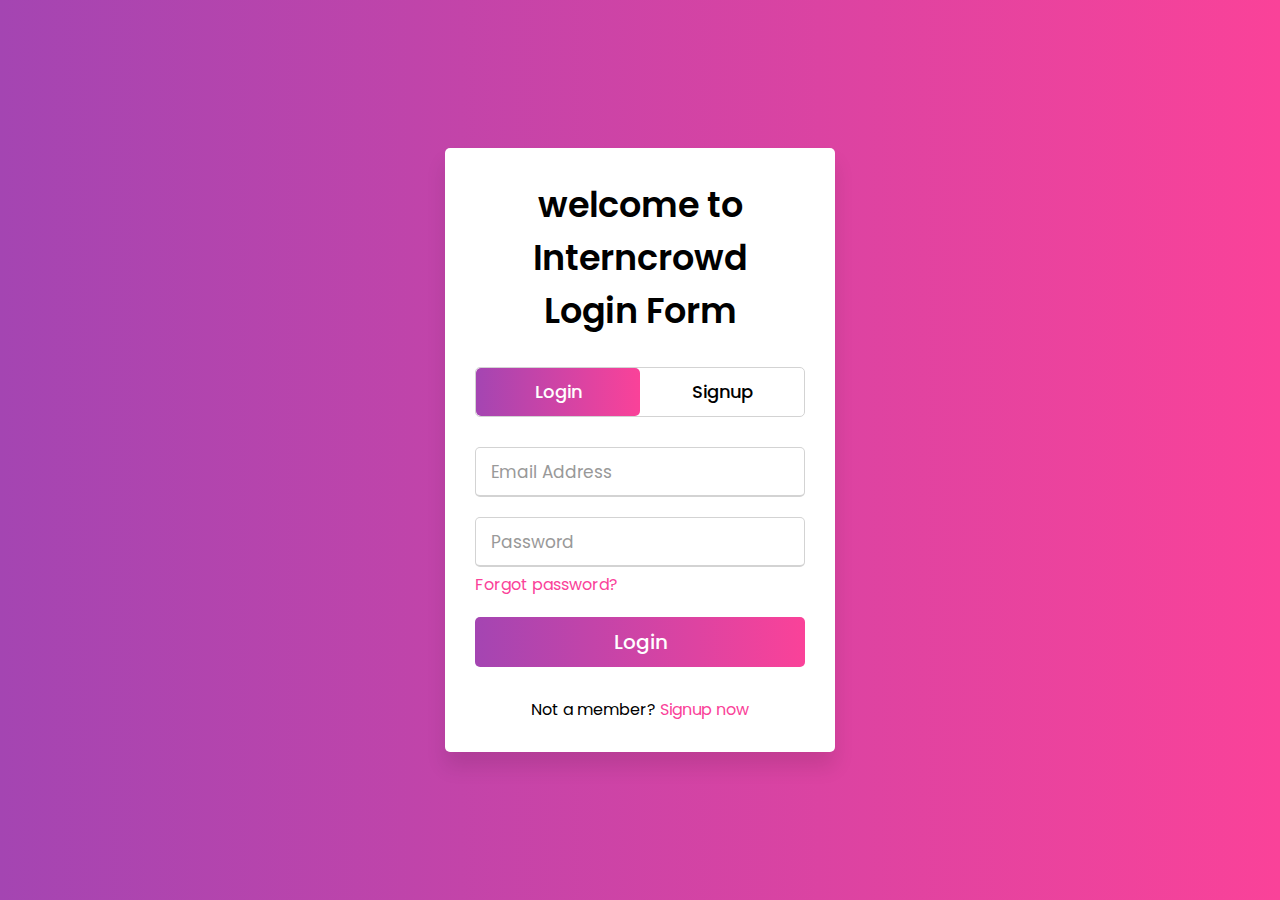
<file: task2/index.html>
<!DOCTYPE html>
<!-- Created By CodingNepal -->
<html lang="en" dir="ltr">
   <head>
      <meta charset="utf-8">
      <title>Login and Registration Form Interncrowd</title>
      <link rel="stylesheet" href="style.css">
      <meta name="viewport" content="width=device-width, initial-scale=1.0">
   </head>
   <body>
      <div class="wrapper">
         <div class="title-text">
            <div class="title login">
               welcome to Interncrowd
               <br>
               Login Form
            </div>
            <div class="title signup">
               Signup Form
            </div>
         </div>
         <div class="form-container">
            <div class="slide-controls">
               <input type="radio" name="slide" id="login" checked>
               <input type="radio" name="slide" id="signup">
               <label for="login" class="slide login">Login</label>
               <label for="signup" class="slide signup">Signup</label>
               <div class="slider-tab"></div>
            </div>
            <div class="form-inner">
               <form action="#" class="login">
                  <div class="field">
                     <input type="text" placeholder="Email Address" required>
                  </div>
                  <div class="field">
                     <input type="password" placeholder="Password" required>
                  </div>
                  <div class="pass-link">
                     <a href="#">Forgot password?</a>
                  </div>
                  <div class="field btn">
                     <div class="btn-layer"></div>
                     <input type="submit" value="Login">
                  </div>
                  <div class="signup-link">
                     Not a member? <a href="">Signup now</a>
                  </div>
               </form>
               <form action="#" class="signup">
                  <div class="field">
                     <input type="text" placeholder="Email Address" required>
                  </div>
                  <div class="field">
                     <input type="password" placeholder="Password" required>
                  </div>
                  <div class="field">
                     <input type="password" placeholder="Confirm password" required>
                  </div>
                  <div class="field btn">
                     <div class="btn-layer"></div>
                     <input type="submit" value="Signup">
                  </div>
               </form>
            </div>
         </div>
      </div>
      <script>
         const loginText = document.querySelector(".title-text .login");
         const loginForm = document.querySelector("form.login");
         const loginBtn = document.querySelector("label.login");
         const signupBtn = document.querySelector("label.signup");
         const signupLink = document.querySelector("form .signup-link a");
         signupBtn.onclick = (()=>{
           loginForm.style.marginLeft = "-50%";
           loginText.style.marginLeft = "-50%";
         });
         loginBtn.onclick = (()=>{
           loginForm.style.marginLeft = "0%";
           loginText.style.marginLeft = "0%";
         });
         signupLink.onclick = (()=>{
           signupBtn.click();
           return false;
         });
      </script>
   </body>
</html>
</file>
<file: task2/style.css>
@import url('https://fonts.googleapis.com/css?family=Poppins:400,500,600,700&display=swap');
*{
  margin: 0;
  padding: 0;
  box-sizing: border-box;
  font-family: 'Poppins', sans-serif;
}
html,body{
  display: grid;
  height: 100%;
  width: 100%;
  place-items: center;
  background: -webkit-linear-gradient(left, #a445b2, #fa4299);
}
::selection{
  background: #fa4299;
  color: #fff;
}
.wrapper{
  overflow: hidden;
  max-width: 390px;
  background: #fff;
  padding: 30px;
  border-radius: 5px;
  box-shadow: 0px 15px 20px rgba(0,0,0,0.1);
}
.wrapper .title-text{
  display: flex;
  width: 200%;
}
.wrapper .title{
  width: 50%;
  font-size: 35px;
  font-weight: 600;
  text-align: center;
  transition: all 0.6s cubic-bezier(0.68,-0.55,0.265,1.55);
}
.wrapper .slide-controls{
  position: relative;
  display: flex;
  height: 50px;
  width: 100%;
  overflow: hidden;
  margin: 30px 0 10px 0;
  justify-content: space-between;
  border: 1px solid lightgrey;
  border-radius: 5px;
}
.slide-controls .slide{
  height: 100%;
  width: 100%;
  color: #fff;
  font-size: 18px;
  font-weight: 500;
  text-align: center;
  line-height: 48px;
  cursor: pointer;
  z-index: 1;
  transition: all 0.6s ease;
}
.slide-controls label.signup{
  color: #000;
}
.slide-controls .slider-tab{
  position: absolute;
  height: 100%;
  width: 50%;
  left: 0;
  z-index: 0;
  border-radius: 5px;
  background: -webkit-linear-gradient(left, #a445b2, #fa4299);
  transition: all 0.6s cubic-bezier(0.68,-0.55,0.265,1.55);
}
input[type="radio"]{
  display: none;
}
#signup:checked ~ .slider-tab{
  left: 50%;
}
#signup:checked ~ label.signup{
  color: #fff;
  cursor: default;
  user-select: none;
}
#signup:checked ~ label.login{
  color: #000;
}
#login:checked ~ label.signup{
  color: #000;
}
#login:checked ~ label.login{
  cursor: default;
  user-select: none;
}
.wrapper .form-container{
  width: 100%;
  overflow: hidden;
}
.form-container .form-inner{
  display: flex;
  width: 200%;
}
.form-container .form-inner form{
  width: 50%;
  transition: all 0.6s cubic-bezier(0.68,-0.55,0.265,1.55);
}
.form-inner form .field{
  height: 50px;
  width: 100%;
  margin-top: 20px;
}
.form-inner form .field input{
  height: 100%;
  width: 100%;
  outline: none;
  padding-left: 15px;
  border-radius: 5px;
  border: 1px solid lightgrey;
  border-bottom-width: 2px;
  font-size: 17px;
  transition: all 0.3s ease;
}
.form-inner form .field input:focus{
  border-color: #fc83bb;
  /* box-shadow: inset 0 0 3px #fb6aae; */
}
.form-inner form .field input::placeholder{
  color: #999;
  transition: all 0.3s ease;
}
form .field input:focus::placeholder{
  color: #b3b3b3;
}
.form-inner form .pass-link{
  margin-top: 5px;
}
.form-inner form .signup-link{
  text-align: center;
  margin-top: 30px;
}
.form-inner form .pass-link a,
.form-inner form .signup-link a{
  color: #fa4299;
  text-decoration: none;
}
.form-inner form .pass-link a:hover,
.form-inner form .signup-link a:hover{
  text-decoration: underline;
}
form .btn{
  height: 50px;
  width: 100%;
  border-radius: 5px;
  position: relative;
  overflow: hidden;
}
form .btn .btn-layer{
  height: 100%;
  width: 300%;
  position: absolute;
  left: -100%;
  background: -webkit-linear-gradient(right, #a445b2, #fa4299, #a445b2, #fa4299);
  border-radius: 5px;
  transition: all 0.4s ease;;
}
form .btn:hover .btn-layer{
  left: 0;
}
form .btn input[type="submit"]{
  height: 100%;
  width: 100%;
  z-index: 1;
  position: relative;
  background: none;
  border: none;
  color: #fff;
  padding-left: 0;
  border-radius: 5px;
  font-size: 20px;
  font-weight: 500;
  cursor: pointer;
}
</file>
